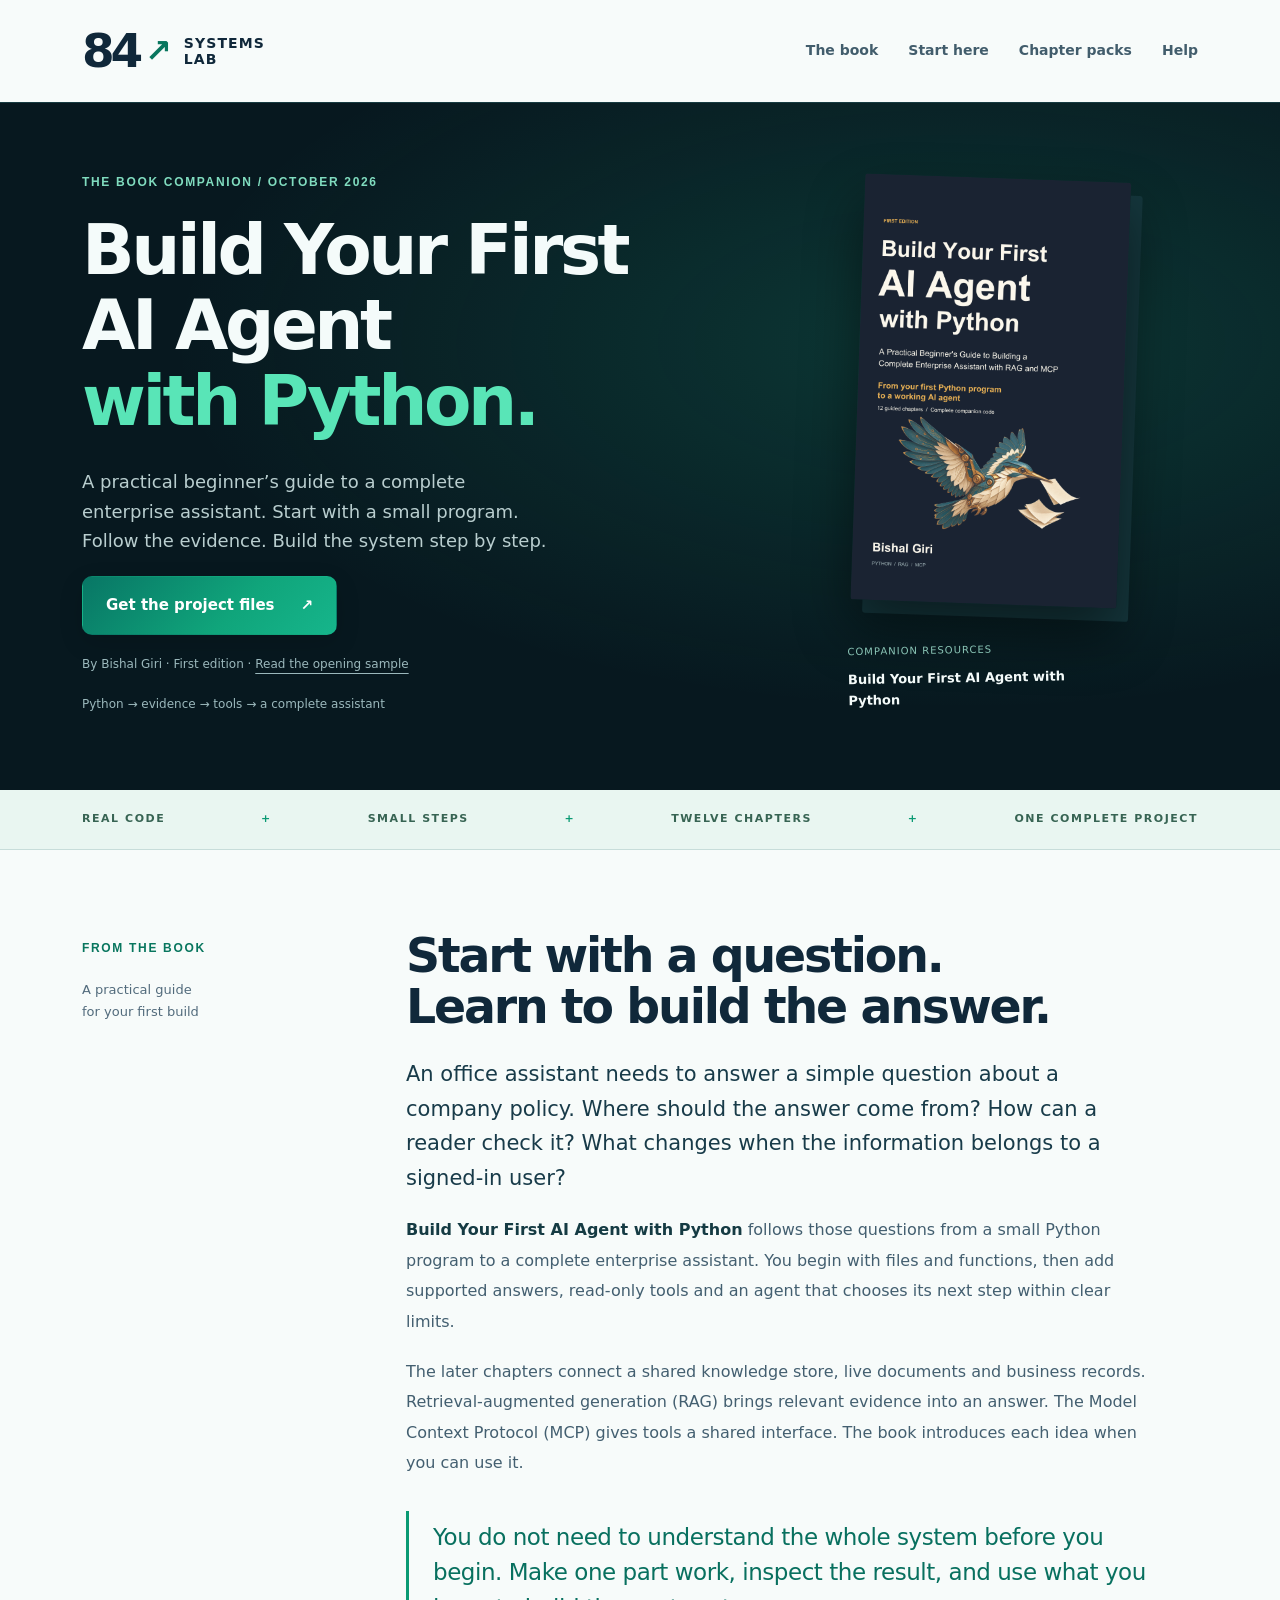
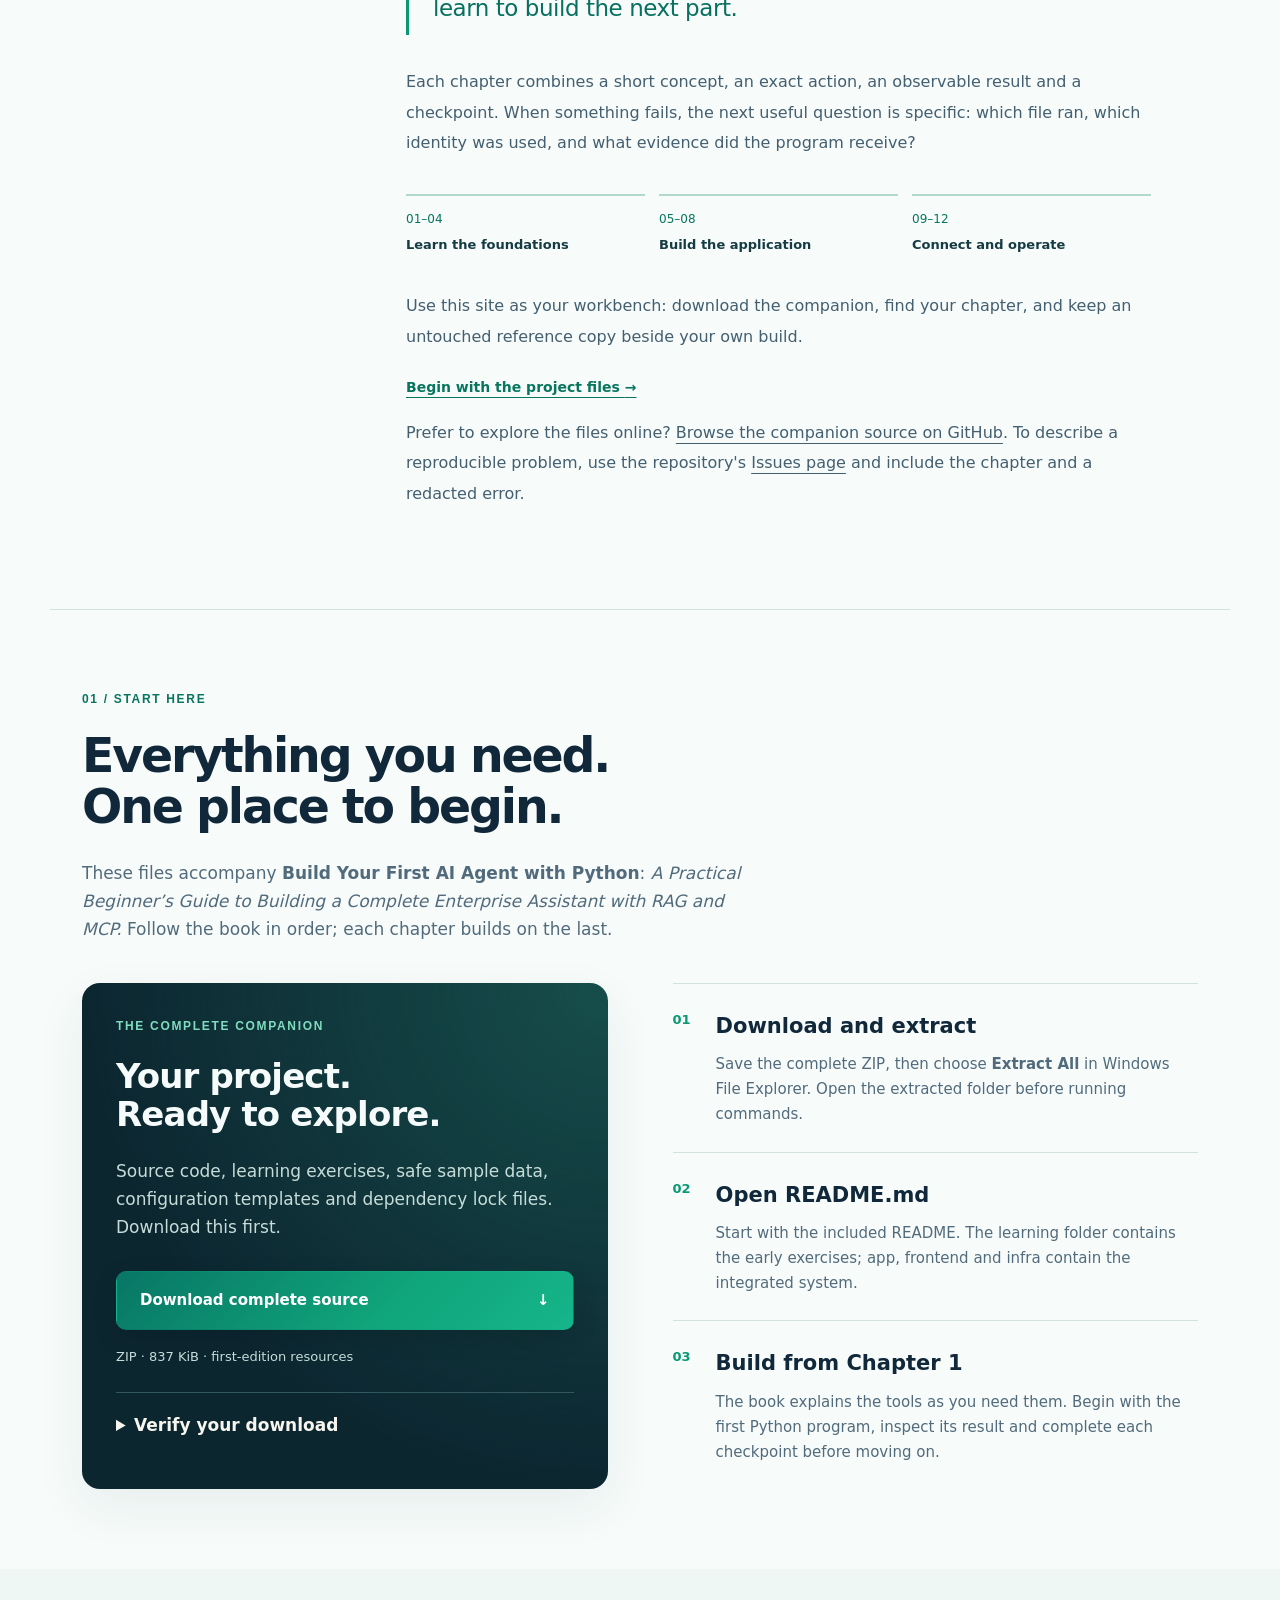
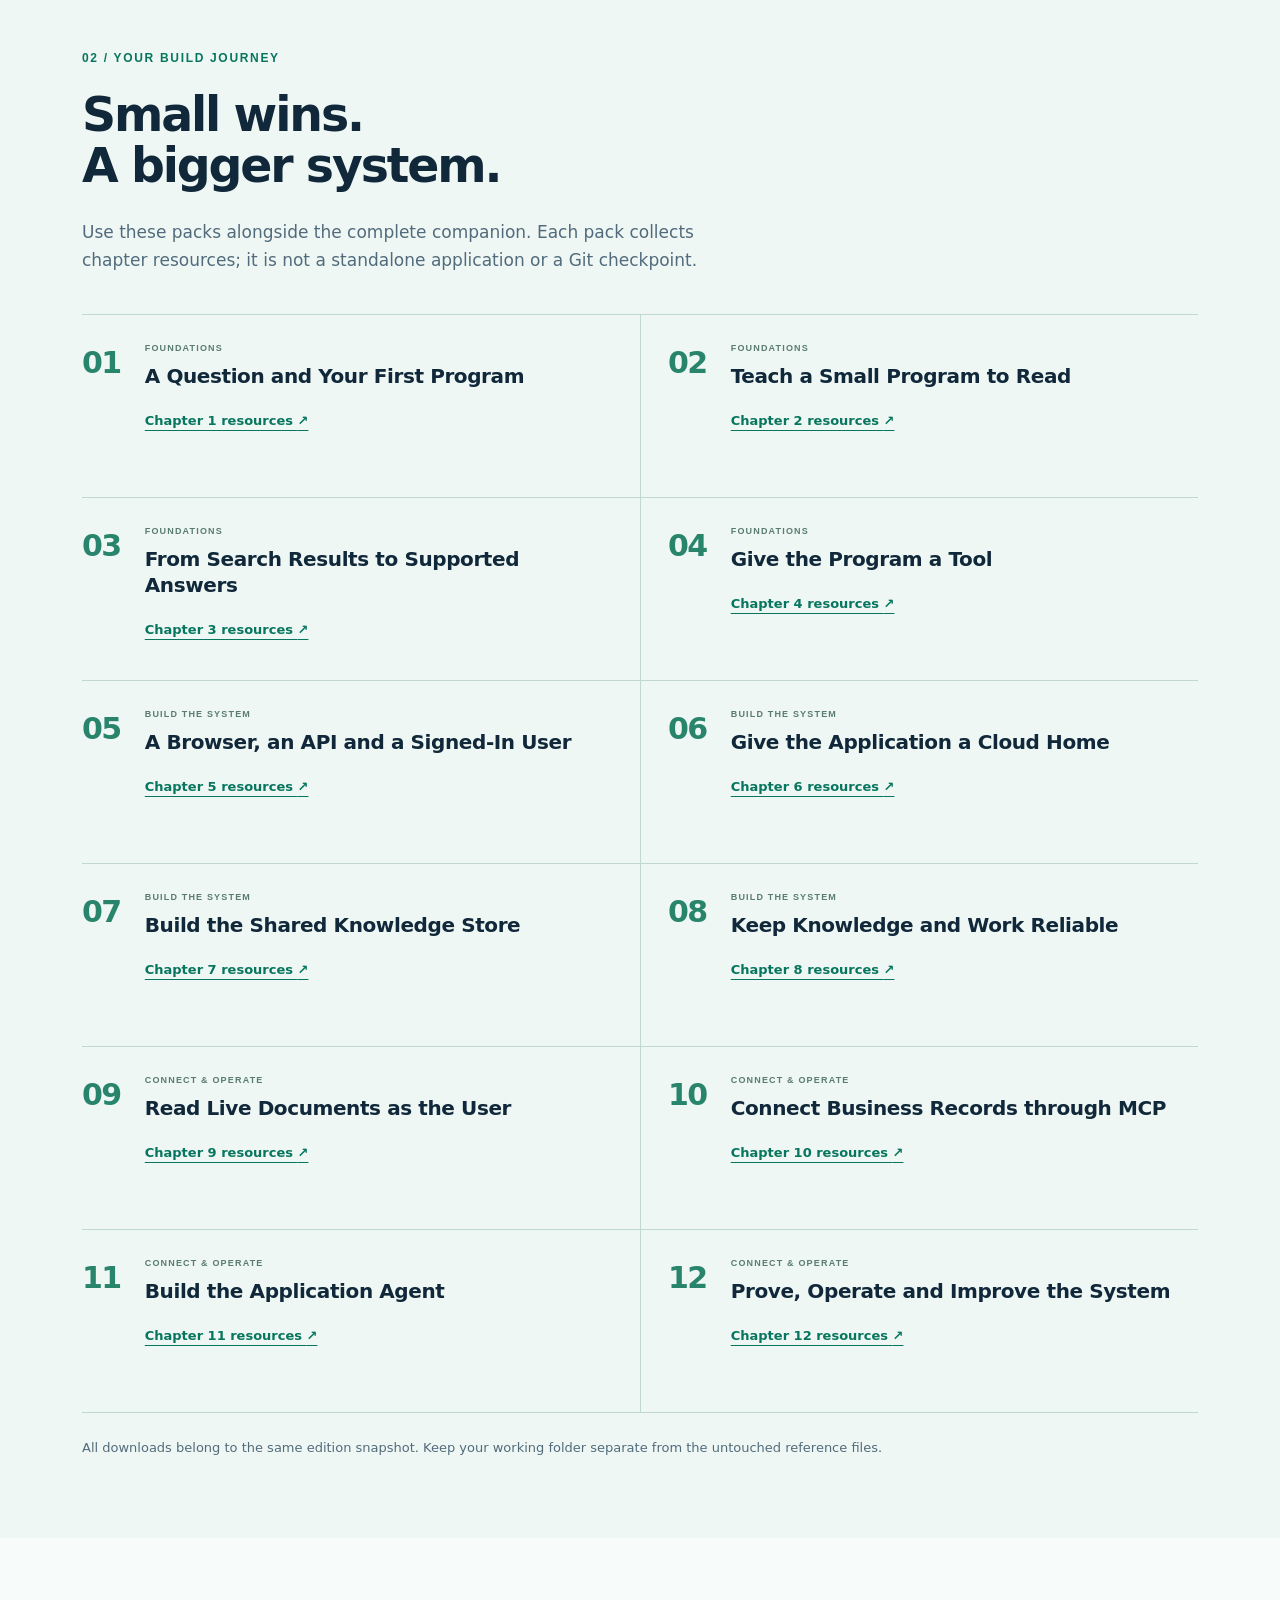
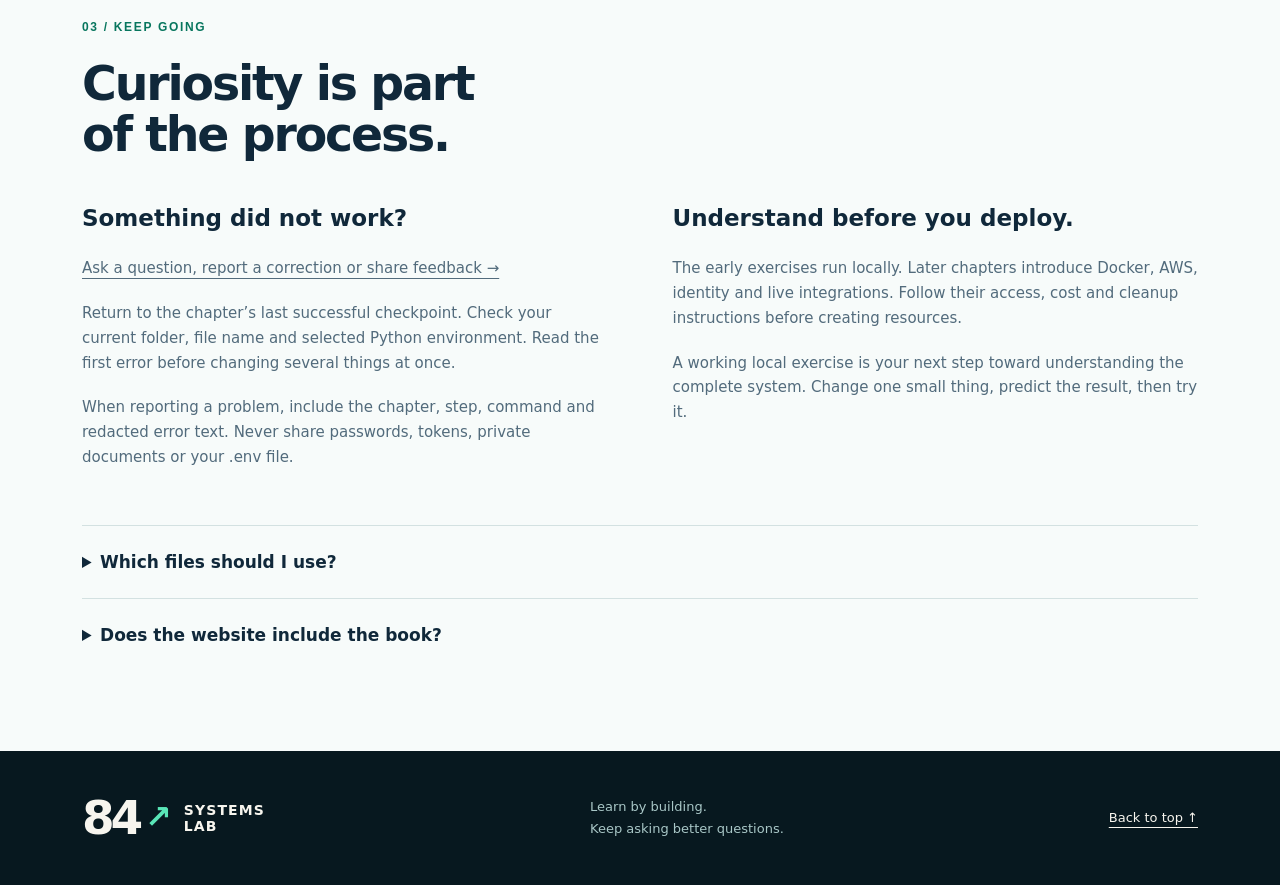
<file: index.html>
<!doctype html>
<html lang="en"><head><meta charset="utf-8"><meta name="viewport" content="width=device-width,initial-scale=1"><meta name="description" content="The companion resources for Build Your First AI Agent with Python. Complete source code, twelve chapter packs and a clear place to start."><meta name="theme-color" content="#142f2b"><title>Build Your First AI Agent with Python — Resources | Bishal Giri</title><link rel="icon" href="assets/favicon.svg" type="image/svg+xml"><link rel="stylesheet" href="styles.css"><link rel="canonical" href="https://84-systems-lab.github.io/"><meta name="robots" content="index,follow"></head>
<body><a class="skip" href="#main">Skip to content</a><header class="wrap"><a class="brand" href="#" aria-label="84 Systems Lab home"><span class="brand-mark">84<span>↗</span></span><span>SYSTEMS<br>LAB</span></a><nav aria-label="Main navigation"><a href="book.html">The book</a><a href="#start">Start here</a><a href="#chapters">Chapter packs</a><a href="#help">Help</a></nav></header>
<main id="main"><section class="hero"><div class="wrap hero-grid"><div><p class="eyebrow light">THE BOOK COMPANION / OCTOBER 2026</p><h1>Build Your First<br>AI Agent<br><em>with Python.</em></h1><p class="hero-intro">A practical beginner’s guide to a complete enterprise assistant. Start with a small program. Follow the evidence. Build the system step by step.</p><a class="button primary" href="#start">Get the project files <span aria-hidden="true">↗</span></a><p class="hero-note">By Bishal Giri · First edition · <a href="sample.html">Read the opening sample</a></p><p class="hero-note">Python → evidence → tools → a complete assistant</p></div><aside class="book"><img src="assets/first-edition-cover.jpg" width="1600" height="2560" alt="Cover of Build Your First AI Agent with Python"><p>COMPANION RESOURCES<br><strong>Build Your First AI Agent with Python</strong></p></aside></div></section>
<div class="ticker"><div class="wrap">REAL CODE <span>+</span> SMALL STEPS <span>+</span> TWELVE CHAPTERS <span>+</span> ONE COMPLETE PROJECT</div></div>
<section class="wrap editorial section" id="about">
  <div class="editorial-label"><p class="eyebrow">FROM THE BOOK</p><p class="reading-note">A practical guide<br>for your first build</p></div>
  <article class="book-story">
    <h2>Start with a question.<br>Learn to build the answer.</h2>
    <p class="standfirst">An office assistant needs to answer a simple question about a company policy. Where should the answer come from? How can a reader check it? What changes when the information belongs to a signed-in user?</p>
    <p><strong>Build Your First AI Agent with Python</strong> follows those questions from a small Python program to a complete enterprise assistant. You begin with files and functions, then add supported answers, read-only tools and an agent that chooses its next step within clear limits.</p>
    <p>The later chapters connect a shared knowledge store, live documents and business records. Retrieval-augmented generation (RAG) brings relevant evidence into an answer. The Model Context Protocol (MCP) gives tools a shared interface. The book introduces each idea when you can use it.</p>
    <blockquote>You do not need to understand the whole system before you begin. Make one part work, inspect the result, and use what you learn to build the next part.</blockquote>
    <p>Each chapter combines a short concept, an exact action, an observable result and a checkpoint. When something fails, the next useful question is specific: which file ran, which identity was used, and what evidence did the program receive?</p>
    <div class="learning-path" aria-label="The learning path"><span>01–04<br><strong>Learn the foundations</strong></span><span>05–08<br><strong>Build the application</strong></span><span>09–12<br><strong>Connect and operate</strong></span></div>
    <p class="story-close">Use this site as your workbench: download the companion, find your chapter, and keep an untouched reference copy beside your own build.</p>
    <a class="text-link" href="#start">Begin with the project files <span aria-hidden="true">→</span></a>
    <p class="small" style="margin-top:18px">Prefer to explore the files online? <a href="https://github.com/84-systems-lab/enterprise-ai-agent-beginner">Browse the companion source on GitHub</a>. To describe a reproducible problem, use the repository's <a href="https://github.com/84-systems-lab/enterprise-ai-agent-beginner/issues">Issues page</a> and include the chapter and a redacted error.</p>
  </article>
</section>
<section class="wrap section" id="start"><div class="section-heading"><p class="eyebrow">01 / START HERE</p><h2>Everything you need.<br>One place to begin.</h2><p>These files accompany <strong>Build Your First AI Agent with Python</strong>: <em>A Practical Beginner’s Guide to Building a Complete Enterprise Assistant with RAG and MCP.</em> Follow the book in order; each chapter builds on the last.</p></div><div class="start-grid"><article class="download-panel"><p class="eyebrow light">THE COMPLETE COMPANION</p><h3>Your project.<br>Ready to explore.</h3><p>Source code, learning exercises, safe sample data, configuration templates and dependency lock files. Download this first.</p><a class="button primary" href="downloads/enterprise-ai-agent-companion.zip" download>Download complete source <span aria-hidden="true">↓</span></a><p class="small">ZIP · 837 KiB · first-edition resources</p><details><summary>Verify your download</summary><p class="small">SHA-256 identifies this exact file. Compare it with the result from Get-FileHash in PowerShell:</p><code>Get-FileHash .\enterprise-ai-agent-companion.zip -Algorithm SHA256</code><p class="hash">7be0904212160fc1e9e13fd39cf75db83240e6ef4870becaab7cea619413d409</p><a href="downloads/CHECKSUMS.sha256" download>Download all checksums</a></details></article><ol class="steps"><li><span>01</span><div><h3>Download and extract</h3><p>Save the complete ZIP, then choose <strong>Extract All</strong> in Windows File Explorer. Open the extracted folder before running commands.</p></div></li><li><span>02</span><div><h3>Open README.md</h3><p>Start with the included README. The learning folder contains the early exercises; app, frontend and infra contain the integrated system.</p></div></li><li><span>03</span><div><h3>Build from Chapter 1</h3><p>The book explains the tools as you need them. Begin with the first Python program, inspect its result and complete each checkpoint before moving on.</p></div></li></ol></div></section>
<section class="chapter-section" id="chapters"><div class="wrap section"><div class="section-heading"><p class="eyebrow">02 / YOUR BUILD JOURNEY</p><h2>Small wins.<br>A bigger system.</h2><p>Use these packs alongside the complete companion. Each pack collects chapter resources; it is not a standalone application or a Git checkpoint.</p></div><div class="chapters"><article class="chapter"><span class="chapter-number">01</span><div><p class="eyebrow">FOUNDATIONS</p><h3>A Question and Your First Program</h3><a href="downloads/chapter-01-resources.zip" download>Chapter 1 resources <span aria-hidden="true">↗</span></a></div></article>
<article class="chapter"><span class="chapter-number">02</span><div><p class="eyebrow">FOUNDATIONS</p><h3>Teach a Small Program to Read</h3><a href="downloads/chapter-02-resources.zip" download>Chapter 2 resources <span aria-hidden="true">↗</span></a></div></article>
<article class="chapter"><span class="chapter-number">03</span><div><p class="eyebrow">FOUNDATIONS</p><h3>From Search Results to Supported Answers</h3><a href="downloads/chapter-03-resources.zip" download>Chapter 3 resources <span aria-hidden="true">↗</span></a></div></article>
<article class="chapter"><span class="chapter-number">04</span><div><p class="eyebrow">FOUNDATIONS</p><h3>Give the Program a Tool</h3><a href="downloads/chapter-04-resources.zip" download>Chapter 4 resources <span aria-hidden="true">↗</span></a></div></article>
<article class="chapter"><span class="chapter-number">05</span><div><p class="eyebrow">BUILD THE SYSTEM</p><h3>A Browser, an API and a Signed-In User</h3><a href="downloads/chapter-05-resources.zip" download>Chapter 5 resources <span aria-hidden="true">↗</span></a></div></article>
<article class="chapter"><span class="chapter-number">06</span><div><p class="eyebrow">BUILD THE SYSTEM</p><h3>Give the Application a Cloud Home</h3><a href="downloads/chapter-06-resources.zip" download>Chapter 6 resources <span aria-hidden="true">↗</span></a></div></article>
<article class="chapter"><span class="chapter-number">07</span><div><p class="eyebrow">BUILD THE SYSTEM</p><h3>Build the Shared Knowledge Store</h3><a href="downloads/chapter-07-resources.zip" download>Chapter 7 resources <span aria-hidden="true">↗</span></a></div></article>
<article class="chapter"><span class="chapter-number">08</span><div><p class="eyebrow">BUILD THE SYSTEM</p><h3>Keep Knowledge and Work Reliable</h3><a href="downloads/chapter-08-resources.zip" download>Chapter 8 resources <span aria-hidden="true">↗</span></a></div></article>
<article class="chapter"><span class="chapter-number">09</span><div><p class="eyebrow">CONNECT & OPERATE</p><h3>Read Live Documents as the User</h3><a href="downloads/chapter-09-resources.zip" download>Chapter 9 resources <span aria-hidden="true">↗</span></a></div></article>
<article class="chapter"><span class="chapter-number">10</span><div><p class="eyebrow">CONNECT & OPERATE</p><h3>Connect Business Records through MCP</h3><a href="downloads/chapter-10-resources.zip" download>Chapter 10 resources <span aria-hidden="true">↗</span></a></div></article>
<article class="chapter"><span class="chapter-number">11</span><div><p class="eyebrow">CONNECT & OPERATE</p><h3>Build the Application Agent</h3><a href="downloads/chapter-11-resources.zip" download>Chapter 11 resources <span aria-hidden="true">↗</span></a></div></article>
<article class="chapter"><span class="chapter-number">12</span><div><p class="eyebrow">CONNECT & OPERATE</p><h3>Prove, Operate and Improve the System</h3><a href="downloads/chapter-12-resources.zip" download>Chapter 12 resources <span aria-hidden="true">↗</span></a></div></article></div><p class="small archive-note">All downloads belong to the same edition snapshot. Keep your working folder separate from the untouched reference files.</p></div></section>
<section class="wrap section" id="help"><div class="section-heading"><p class="eyebrow">03 / KEEP GOING</p><h2>Curiosity is part<br>of the process.</h2></div><div class="help-grid"><article><h3>Something did not work?</h3><p><a href="support.html">Ask a question, report a correction or share feedback →</a></p><p>Return to the chapter’s last successful checkpoint. Check your current folder, file name and selected Python environment. Read the first error before changing several things at once.</p><p>When reporting a problem, include the chapter, step, command and redacted error text. Never share passwords, tokens, private documents or your .env file.</p></article><article><h3>Understand before you deploy.</h3><p>The early exercises run locally. Later chapters introduce Docker, AWS, identity and live integrations. Follow their access, cost and cleanup instructions before creating resources.</p><p>A working local exercise is your next step toward understanding the complete system. Change one small thing, predict the result, then try it.</p></article></div><details class="faq"><summary>Which files should I use?</summary><p>Use the complete companion ZIP as your reference source and the chapter packs for focused resources. Follow the book’s file maps and build order. Do not copy every finished file into your first exercise.</p></details><details class="faq"><summary>Does the website include the book?</summary><p>This site provides the supporting project files. The book contains the explanations, exact build steps, diagrams and troubleshooting guidance.</p></details></section>
</main><footer><div class="wrap footer-inner"><div class="brand"><span class="brand-mark">84<span>↗</span></span><span>SYSTEMS<br>LAB</span></div><p>Learn by building.<br>Keep asking better questions.</p><a href="#main">Back to top ↑</a></div></footer></body></html>
</file>
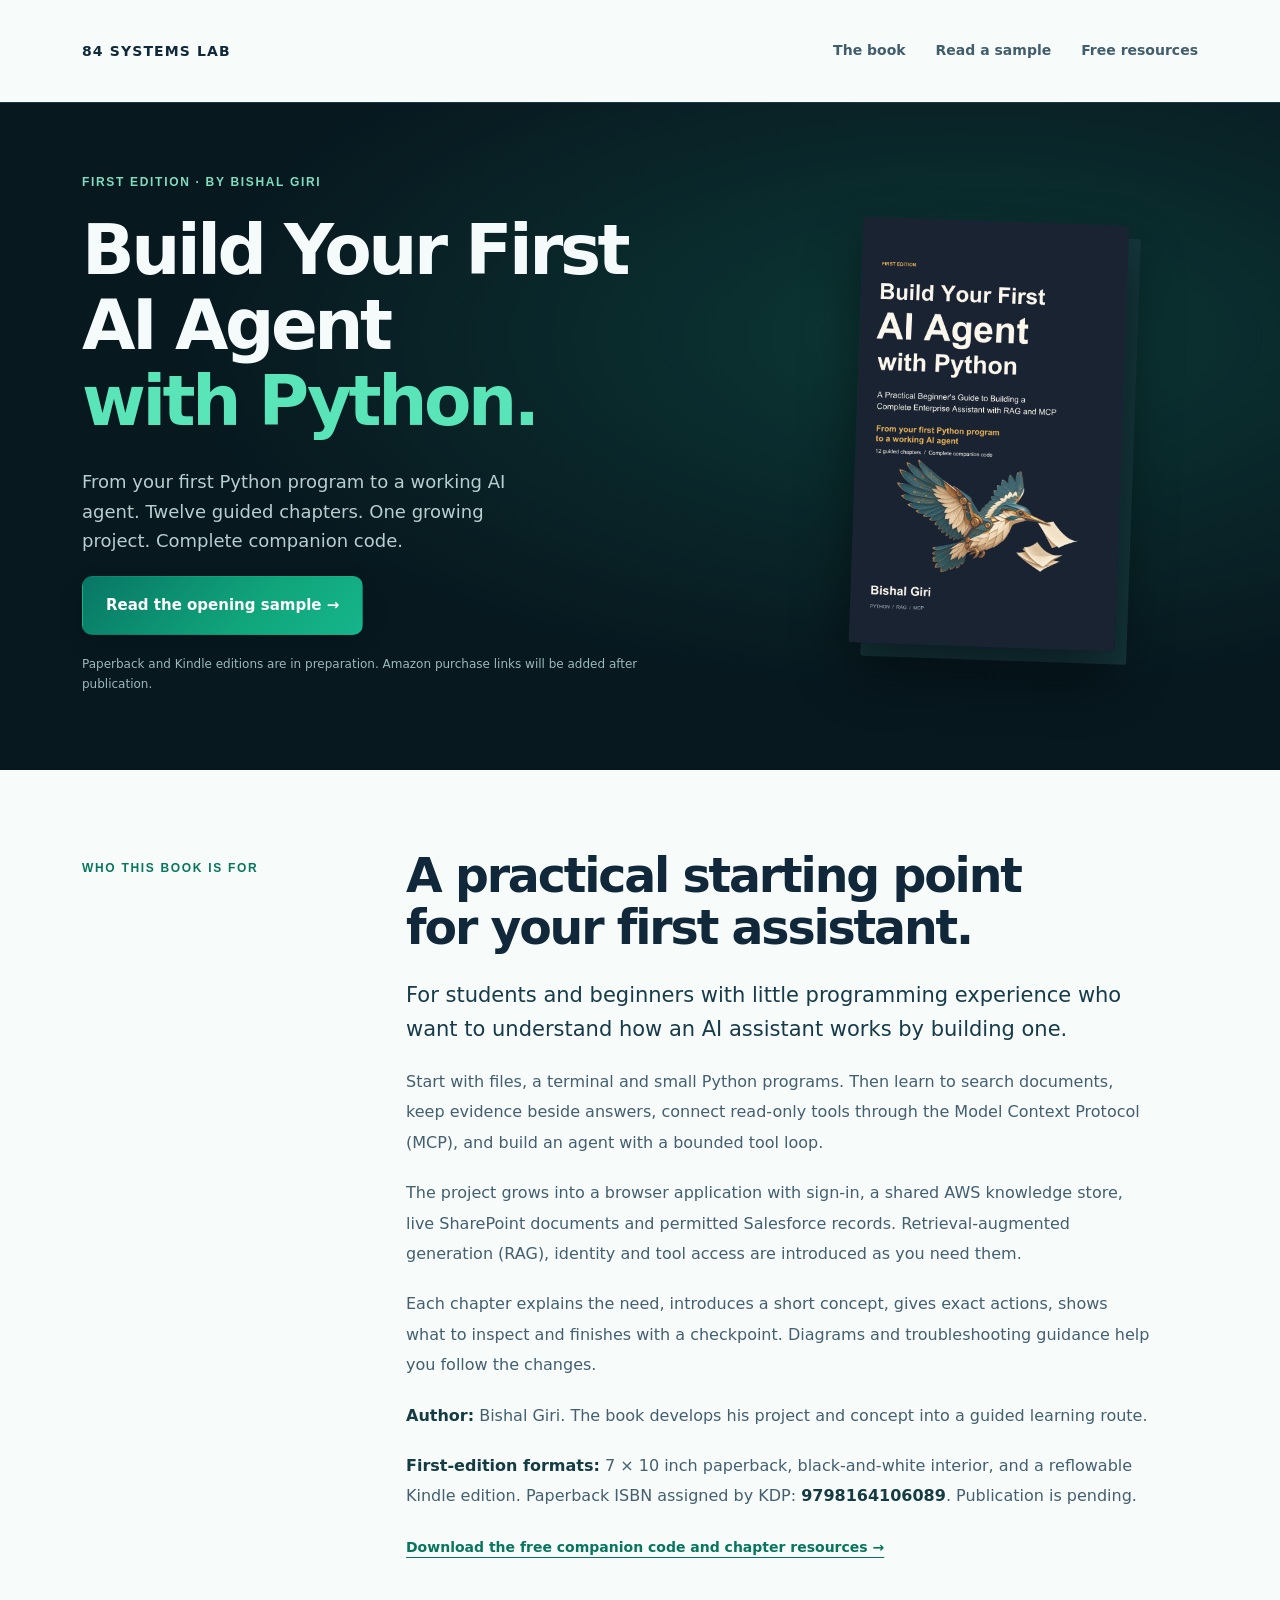
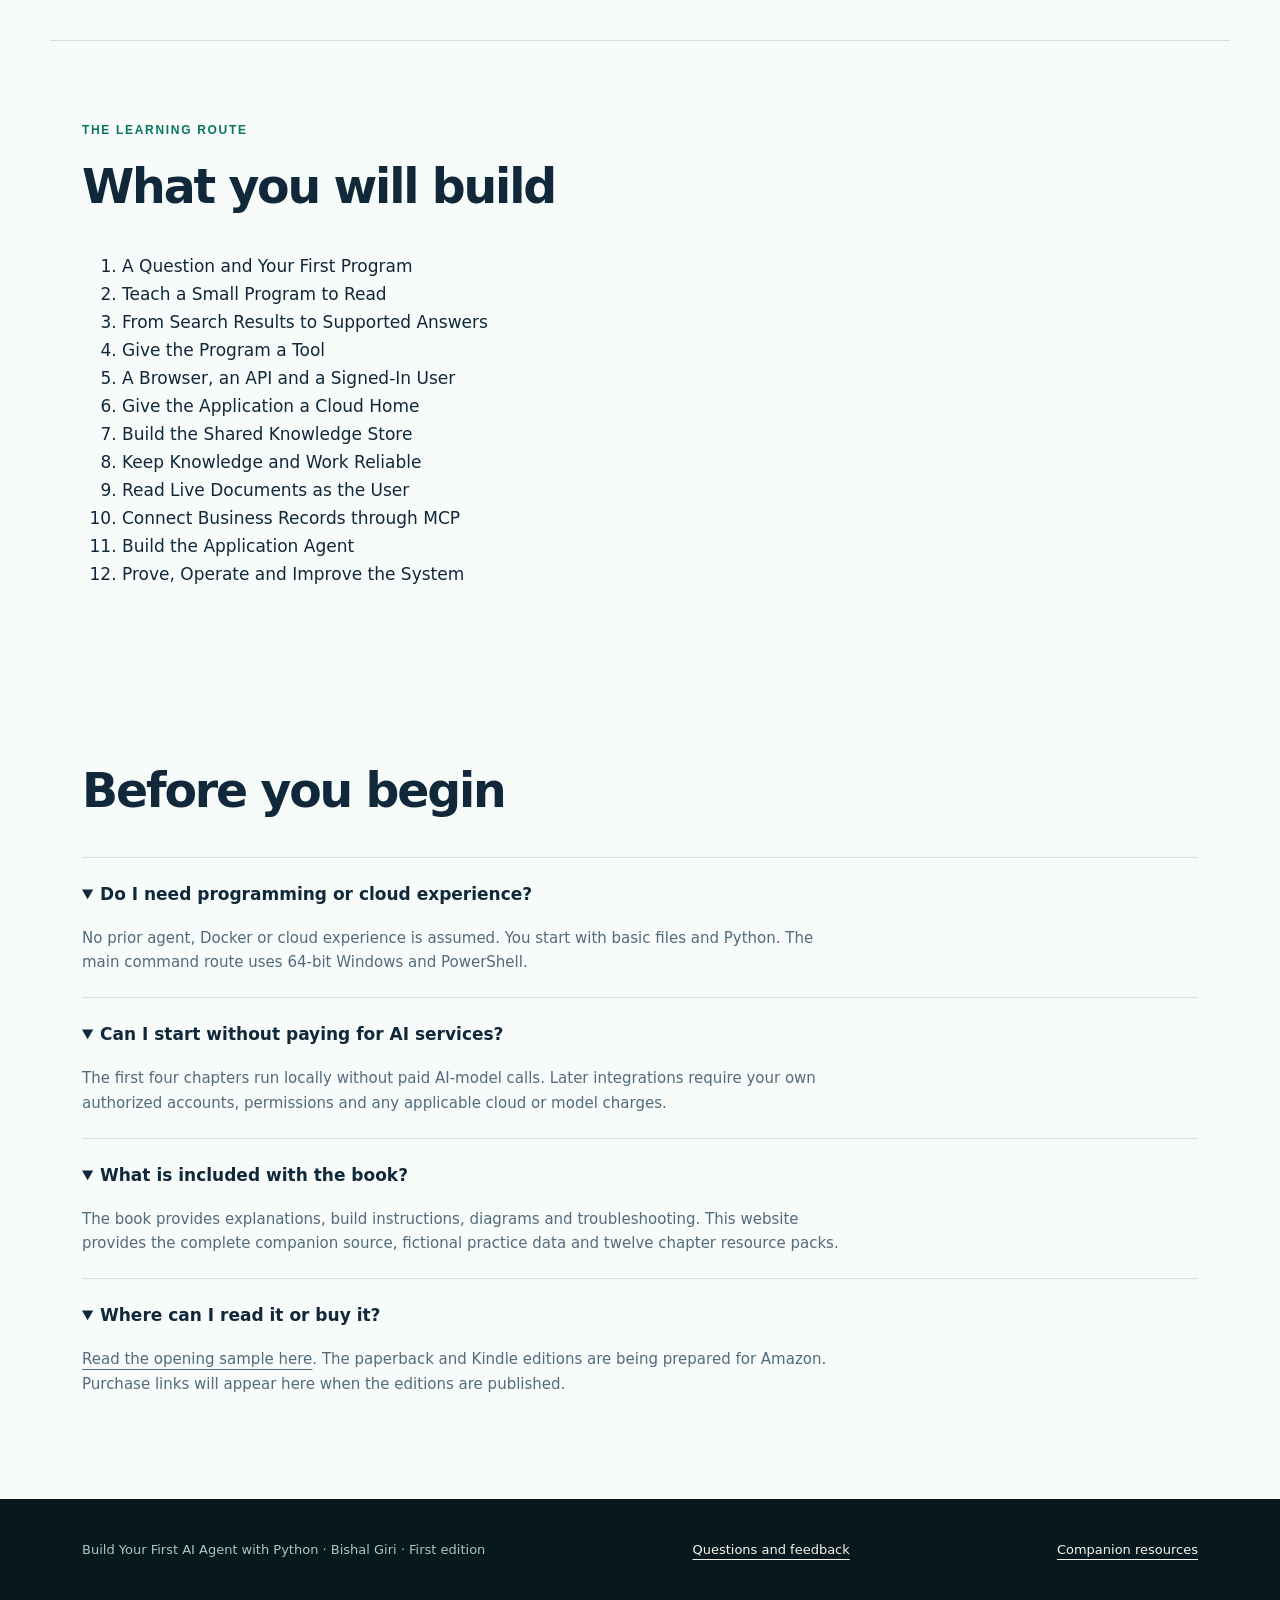
<file: book.html>
<!doctype html><html lang="en"><head><meta charset="utf-8"><meta name="viewport" content="width=device-width,initial-scale=1">
<title>Build Your First AI Agent with Python — Bishal Giri | Beginner Python, RAG &amp; MCP</title><meta name="description" content="A beginner Python project guide by Bishal Giri: build a document assistant with RAG, MCP tools and source references. Explore the first edition and free companion code.">
<link rel="canonical" href="https://84-systems-lab.github.io/book.html"><meta name="robots" content="index,follow">
<meta property="og:type" content="book"><meta property="og:title" content="Build Your First AI Agent with Python — Bishal Giri | Beginner Python, RAG &amp; MCP">
<meta property="og:description" content="A beginner Python project guide by Bishal Giri: build a document assistant with RAG, MCP tools and source references. Explore the first edition and free companion code."><meta property="og:url" content="https://84-systems-lab.github.io/book.html">
<meta property="og:image" content="https://84-systems-lab.github.io/assets/first-edition-cover.jpg"><meta name="twitter:card" content="summary_large_image">
<link rel="stylesheet" href="styles.css"><link rel="icon" href="assets/favicon.svg" type="image/svg+xml">
<script type="application/ld+json">{"@context": "https://schema.org", "@type": "Book", "@id": "https://84-systems-lab.github.io/book.html#book", "name": "Build Your First AI Agent with Python", "alternativeHeadline": "A Practical Beginner's Guide to Building a Complete Enterprise Assistant with RAG and MCP", "author": {"@type": "Person", "name": "Bishal Giri"}, "inLanguage": "en", "bookEdition": "1", "url": "https://84-systems-lab.github.io/book.html", "image": "https://84-systems-lab.github.io/assets/first-edition-cover.jpg", "description": "A beginner Python project guide by Bishal Giri: build a document assistant with RAG, MCP tools and source references. Explore the first edition and free companion code.", "audience": {"@type": "EducationalAudience", "educationalRole": "student"}, "about": ["Python programming", "Retrieval-augmented generation", "Model Context Protocol", "AI agents"], "hasPart": {"@type": "CreativeWork", "name": "Chapter 1 sample", "url": "https://84-systems-lab.github.io/sample.html"}}</script></head><body>
<a class="skip" href="#main">Skip to content</a><header class="wrap"><a class="brand" href="index.html">84 SYSTEMS LAB</a><nav aria-label="Main navigation"><a href="book.html">The book</a><a href="sample.html">Read a sample</a><a href="index.html#start">Free resources</a></nav></header>
<main id="main"><section class="hero"><div class="wrap hero-grid"><div><p class="eyebrow light">FIRST EDITION · BY BISHAL GIRI</p>
<h1>Build Your First<br>AI Agent<br><em>with Python.</em></h1><p class="hero-intro">From your first Python program to a working AI agent. Twelve guided chapters. One growing project. Complete companion code.</p>
<a class="button primary" href="sample.html">Read the opening sample →</a><p class="hero-note">Paperback and Kindle editions are in preparation. Amazon purchase links will be added after publication.</p></div>
<aside class="book"><img src="assets/first-edition-cover.jpg" width="1600" height="2560" alt="Build Your First AI Agent with Python, first edition, by Bishal Giri"></aside></div></section>
<section class="wrap editorial section"><div class="editorial-label"><p class="eyebrow">WHO THIS BOOK IS FOR</p></div><article class="book-story">
<h2>A practical starting point<br>for your first assistant.</h2><p class="standfirst">For students and beginners with little programming experience who want to understand how an AI assistant works by building one.</p>
<p>Start with files, a terminal and small Python programs. Then learn to search documents, keep evidence beside answers, connect read-only tools through the Model Context Protocol (MCP), and build an agent with a bounded tool loop.</p>
<p>The project grows into a browser application with sign-in, a shared AWS knowledge store, live SharePoint documents and permitted Salesforce records. Retrieval-augmented generation (RAG), identity and tool access are introduced as you need them.</p>
<p>Each chapter explains the need, introduces a short concept, gives exact actions, shows what to inspect and finishes with a checkpoint. Diagrams and troubleshooting guidance help you follow the changes.</p>
<p><strong>Author:</strong> Bishal Giri. The book develops his project and concept into a guided learning route.</p>
<p><strong>First-edition formats:</strong> 7 × 10 inch paperback, black-and-white interior, and a reflowable Kindle edition. Paperback ISBN assigned by KDP: <strong>9798164106089</strong>. Publication is pending.</p>
<a class="text-link" href="index.html#start">Download the free companion code and chapter resources →</a></article></section>
<section class="wrap section"><div class="section-heading"><p class="eyebrow">THE LEARNING ROUTE</p><h2>What you will build</h2></div><ol><li>A Question and Your First Program</li><li>Teach a Small Program to Read</li><li>From Search Results to Supported Answers</li><li>Give the Program a Tool</li><li>A Browser, an API and a Signed-In User</li><li>Give the Application a Cloud Home</li><li>Build the Shared Knowledge Store</li><li>Keep Knowledge and Work Reliable</li><li>Read Live Documents as the User</li><li>Connect Business Records through MCP</li><li>Build the Application Agent</li><li>Prove, Operate and Improve the System</li></ol></section>
<section class="wrap section"><div class="section-heading"><h2>Before you begin</h2></div>
<details class="faq" open><summary>Do I need programming or cloud experience?</summary><p>No prior agent, Docker or cloud experience is assumed. You start with basic files and Python. The main command route uses 64-bit Windows and PowerShell.</p></details>
<details class="faq" open><summary>Can I start without paying for AI services?</summary><p>The first four chapters run locally without paid AI-model calls. Later integrations require your own authorized accounts, permissions and any applicable cloud or model charges.</p></details>
<details class="faq" open><summary>What is included with the book?</summary><p>The book provides explanations, build instructions, diagrams and troubleshooting. This website provides the complete companion source, fictional practice data and twelve chapter resource packs.</p></details>
<details class="faq" open><summary>Where can I read it or buy it?</summary><p><a href="sample.html">Read the opening sample here</a>. The paperback and Kindle editions are being prepared for Amazon. Purchase links will appear here when the editions are published.</p></details>
</section></main><footer><div class="wrap footer-inner"><p>Build Your First AI Agent with Python · Bishal Giri · First edition</p><a href="support.html">Questions and feedback</a><a href="index.html">Companion resources</a></div></footer></body></html>
</file>
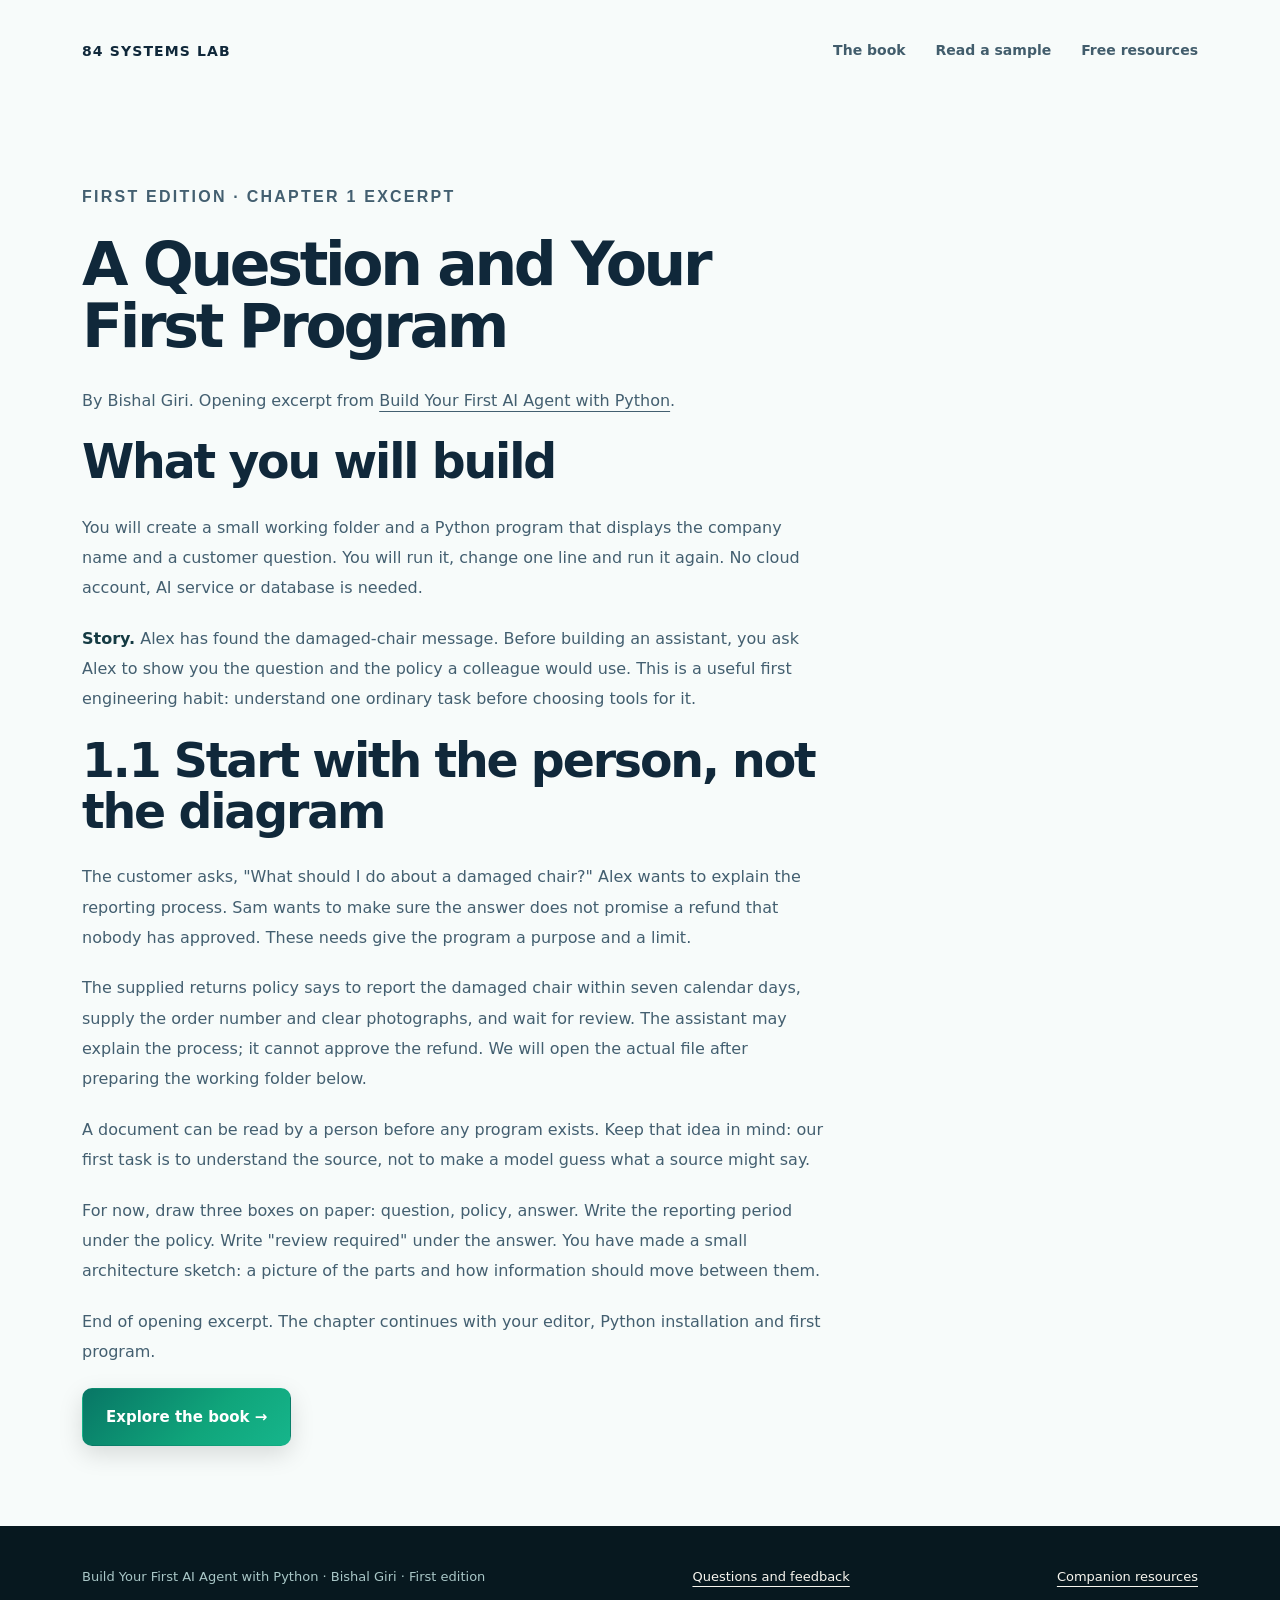
<file: sample.html>
<!doctype html><html lang="en"><head><meta charset="utf-8"><meta name="viewport" content="width=device-width,initial-scale=1">
<title>Read a sample — Build Your First AI Agent with Python</title><meta name="description" content="Read the opening of Chapter 1: A Question and Your First Program, by Bishal Giri.">
<link rel="canonical" href="https://84-systems-lab.github.io/sample.html"><meta name="robots" content="index,follow">
<meta property="og:type" content="book"><meta property="og:title" content="Read a sample — Build Your First AI Agent with Python">
<meta property="og:description" content="Read the opening of Chapter 1: A Question and Your First Program, by Bishal Giri."><meta property="og:url" content="https://84-systems-lab.github.io/sample.html">
<meta property="og:image" content="https://84-systems-lab.github.io/assets/first-edition-cover.jpg"><meta name="twitter:card" content="summary_large_image">
<link rel="stylesheet" href="styles.css"><link rel="icon" href="assets/favicon.svg" type="image/svg+xml">
</head><body>
<a class="skip" href="#main">Skip to content</a><header class="wrap"><a class="brand" href="index.html">84 SYSTEMS LAB</a><nav aria-label="Main navigation"><a href="book.html">The book</a><a href="sample.html">Read a sample</a><a href="index.html#start">Free resources</a></nav></header><main id="main" class="wrap section"><article class="book-story"><p class="eyebrow">FIRST EDITION · CHAPTER 1 EXCERPT</p><h1 style="font-size:clamp(36px,5vw,60px)">A Question and Your First Program</h1><p>By Bishal Giri. Opening excerpt from <a href="book.html">Build Your First AI Agent with Python</a>.</p><h2>What you will build</h2>
<p>You will create a small working folder and a Python program that displays the company name and a customer question. You will run it, change one line and run it again. No cloud account, AI service or database is needed.</p>
<p><strong>Story.</strong> Alex has found the damaged-chair message. Before building an assistant, you ask Alex to show you the question and the policy a colleague would use. This is a useful first engineering habit: understand one ordinary task before choosing tools for it.</p>
<h2>1.1 Start with the person, not the diagram</h2>
<p>The customer asks, &quot;What should I do about a damaged chair?&quot; Alex wants to explain the reporting process. Sam wants to make sure the answer does not promise a refund that nobody has approved. These needs give the program a purpose and a limit.</p>
<p>The supplied returns policy says to report the damaged chair within seven calendar days, supply the order number and clear photographs, and wait for review. The assistant may explain the process; it cannot approve the refund. We will open the actual file after preparing the working folder below.</p>
<p>A document can be read by a person before any program exists. Keep that idea in mind: our first task is to understand the source, not to make a model guess what a source might say.</p>
<p>For now, draw three boxes on paper: question, policy, answer. Write the reporting period under the policy. Write &quot;review required&quot; under the answer. You have made a small architecture sketch: a picture of the parts and how information should move between them.</p><p class="small">End of opening excerpt. The chapter continues with your editor, Python installation and first program.</p><a class="button primary" href="book.html">Explore the book →</a></article></main><footer><div class="wrap footer-inner"><p>Build Your First AI Agent with Python · Bishal Giri · First edition</p><a href="support.html">Questions and feedback</a><a href="index.html">Companion resources</a></div></footer></body></html>
</file>
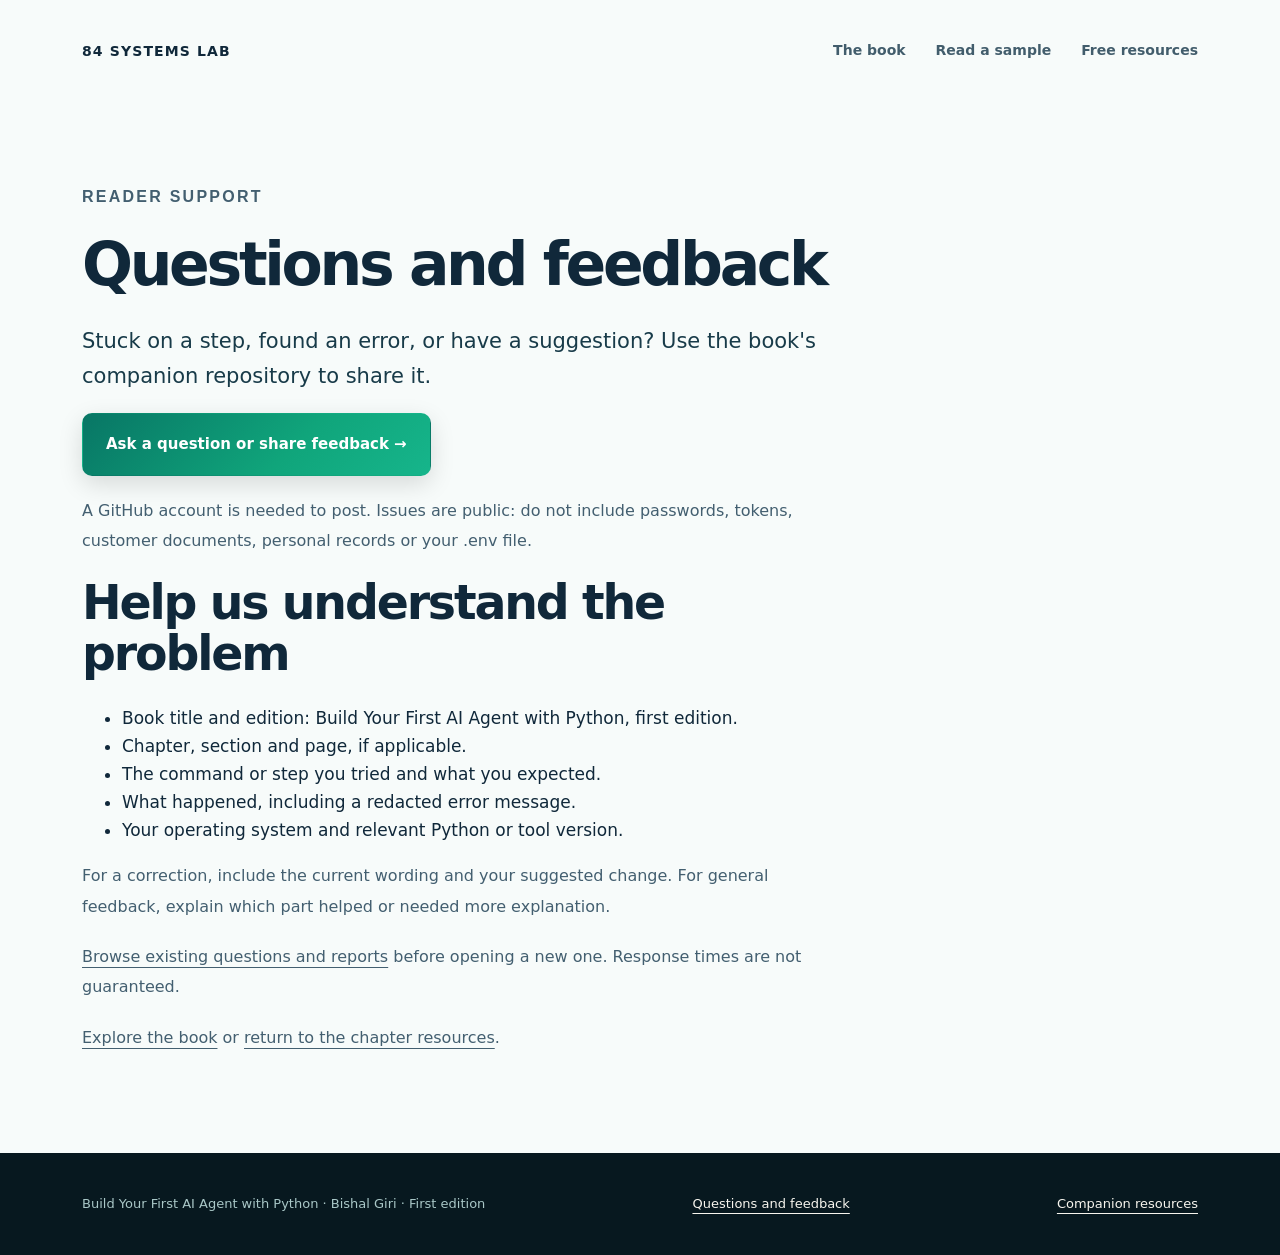
<file: support.html>
<!doctype html><html lang="en"><head><meta charset="utf-8"><meta name="viewport" content="width=device-width,initial-scale=1">
<title>Reader questions and feedback — Build Your First AI Agent with Python</title><meta name="description" content="Ask a question, report a correction or share feedback about the first edition and companion code.">
<link rel="canonical" href="https://84-systems-lab.github.io/support.html"><meta name="robots" content="index,follow">
<meta property="og:type" content="book"><meta property="og:title" content="Reader questions and feedback — Build Your First AI Agent with Python">
<meta property="og:description" content="Ask a question, report a correction or share feedback about the first edition and companion code."><meta property="og:url" content="https://84-systems-lab.github.io/support.html">
<meta property="og:image" content="https://84-systems-lab.github.io/assets/first-edition-cover.jpg"><meta name="twitter:card" content="summary_large_image">
<link rel="stylesheet" href="styles.css"><link rel="icon" href="assets/favicon.svg" type="image/svg+xml">
</head><body>
<a class="skip" href="#main">Skip to content</a><header class="wrap"><a class="brand" href="index.html">84 SYSTEMS LAB</a><nav aria-label="Main navigation"><a href="book.html">The book</a><a href="sample.html">Read a sample</a><a href="index.html#start">Free resources</a></nav></header><main id="main" class="wrap section"><article class="book-story"><p class="eyebrow">READER SUPPORT</p><h1 style="font-size:clamp(36px,5vw,60px)">Questions and feedback</h1>
<p class="standfirst">Stuck on a step, found an error, or have a suggestion? Use the book's companion repository to share it.</p>
<p><a class="button primary" href="https://github.com/84-systems-lab/enterprise-ai-agent-beginner/issues/new/choose">Ask a question or share feedback →</a></p>
<p>A GitHub account is needed to post. Issues are public: do not include passwords, tokens, customer documents, personal records or your .env file.</p>
<h2>Help us understand the problem</h2><ul><li>Book title and edition: Build Your First AI Agent with Python, first edition.</li><li>Chapter, section and page, if applicable.</li><li>The command or step you tried and what you expected.</li><li>What happened, including a redacted error message.</li><li>Your operating system and relevant Python or tool version.</li></ul>
<p>For a correction, include the current wording and your suggested change. For general feedback, explain which part helped or needed more explanation.</p>
<p><a href="https://github.com/84-systems-lab/enterprise-ai-agent-beginner/issues">Browse existing questions and reports</a> before opening a new one. Response times are not guaranteed.</p>
<p><a href="book.html">Explore the book</a> or <a href="index.html#start">return to the chapter resources</a>.</p></article></main><footer><div class="wrap footer-inner"><p>Build Your First AI Agent with Python · Bishal Giri · First edition</p><a href="support.html">Questions and feedback</a><a href="index.html">Companion resources</a></div></footer></body></html>
</file>
<file: styles.css>
*{box-sizing:border-box}html{scroll-behavior:smooth;scroll-padding-top:24px}body{margin:0;background:#f7f5ee;color:#182a27;font:17px/1.65 "Segoe UI",Arial,sans-serif}a{color:inherit;text-underline-offset:5px}a:hover{text-decoration-thickness:2px}a:focus-visible,summary:focus-visible{outline:3px solid #ca561e;outline-offset:6px}.wrap{max-width:1180px;margin:auto;padding-left:32px;padding-right:32px}header{display:flex;justify-content:space-between;align-items:center;min-height:114px;gap:24px}.brand{display:flex;align-items:center;gap:12px;text-decoration:none;font-size:14px;line-height:1.15;font-weight:850;letter-spacing:.08em}.brand-mark{display:flex;align-items:center;font-size:47px;font-weight:900;letter-spacing:-.09em}.brand-mark span{font-size:32px;color:#bd4818;letter-spacing:0;margin-left:6px}nav{display:flex;gap:30px;font-size:14px;font-weight:650}nav a{text-decoration:none}.hero{background:#142f2b;color:#faf7ed;overflow:hidden}.hero-grid{display:grid;grid-template-columns:1.5fr 1fr;align-items:center;gap:76px;padding-top:68px;padding-bottom:70px}.eyebrow{font:700 12px/1.5 "Segoe UI",Arial,sans-serif;letter-spacing:.16em;color:#696d60;margin:0 0 22px}.light{color:#c4d2b5}h1{font-size:clamp(56px,6.4vw,84px);line-height:1.03;letter-spacing:-.055em;margin:0 0 28px;font-weight:850}h1 em{font-style:normal;color:#d4e88d}p{margin:0 0 20px}.hero-intro{max-width:475px;font-size:19px;color:#dbe1d7}.button{display:inline-flex;align-items:center;justify-content:space-between;gap:26px;padding:16px 23px;font-size:15px;font-weight:750;text-decoration:none;border:1px solid transparent;border-radius:3px}.primary{background:#d9ee92;color:#142f2b}.primary:hover{background:#e8f7bb}.hero-note{font-size:12px;color:#bac9bd;margin:20px 0 0}.book{max-width:280px;justify-self:center;transform:rotate(3deg);margin:0}.book img{width:100%;height:auto;display:block;box-shadow:18px 24px 0 #0d211e,0 12px 35px #0005}.book p{font-size:10px;letter-spacing:.1em;color:#c4d2b5;margin:38px 0 0;transform:rotate(-3deg)}.book strong{display:block;font-size:13px;letter-spacing:0;color:#fff;margin-top:8px}.ticker{background:#d9ee92;border-bottom:1px solid #c5d786;font-size:11px;letter-spacing:.14em;font-weight:800}.ticker .wrap{display:flex;justify-content:space-between;gap:12px;padding-top:20px;padding-bottom:20px}.ticker span{color:#667b35}.section{padding-top:90px;padding-bottom:90px}.section-heading{max-width:720px;margin-bottom:40px}h2{font-size:clamp(35px,4.1vw,53px);line-height:1.08;letter-spacing:-.045em;margin:0 0 26px;font-weight:800}.section-heading>p:last-child{color:#56645b;max-width:660px}.start-grid{display:grid;grid-template-columns:1fr 1fr;gap:65px}.download-panel{background:#203e36;color:#f7f5ee;border-radius:4px;padding:34px}.download-panel h3{font-size:34px;line-height:1.12;letter-spacing:-.025em;margin:0 0 24px}.download-panel>p:not(.eyebrow){color:#d7dfd2}.download-panel .button{width:100%;margin:10px 0 16px}.small{font-size:13px}.download-panel details{border-top:1px solid #597064;padding-top:18px;margin-top:25px}summary{cursor:pointer;font-weight:650}details p:first-of-type{margin-top:18px}code,.hash{font:12px/1.7 Consolas,monospace;overflow-wrap:anywhere;word-break:break-word}.steps{padding:0;margin:0;list-style:none}.steps li{display:flex;gap:25px;border-top:1px solid #ced2c5;padding:25px 0}.steps li>span{font-size:13px;color:#98703b;font-weight:800}.steps h3{margin:0 0 9px;font-size:21px}.steps p{color:#56645b;font-size:15px;margin:0}.chapter-section{background:#eaece2}.chapters{display:grid;grid-template-columns:1fr 1fr;border-top:1px solid #c4cab9}.chapter{display:flex;gap:24px;min-height:183px;padding:27px 24px 28px 0;border-bottom:1px solid #c4cab9}.chapter:nth-child(even){padding-left:27px;border-left:1px solid #c4cab9}.chapter-number{font-size:30px;font-weight:800;color:#6c7b56;letter-spacing:-.05em;line-height:1.4}.chapter .eyebrow{font-size:9px;letter-spacing:.13em;margin:0 0 8px}.chapter h3{font-size:20px;line-height:1.3;margin:0 0 16px;letter-spacing:-.02em}.chapter a{font-size:13px;font-weight:650}.archive-note{color:#56645b;margin:24px 0 0}.help-grid{display:grid;grid-template-columns:1fr 1fr;gap:65px;margin-bottom:35px}.help-grid h3{font-size:23px;margin:0 0 18px}.help-grid p{font-size:15px;color:#56645b}.faq{border-top:1px solid #ced2c5;padding:22px 0}.faq p{font-size:15px;color:#56645b;max-width:760px;margin-bottom:0}footer{background:#142f2b;color:#f7f5ee}.footer-inner{display:flex;align-items:center;justify-content:space-between;gap:25px;padding-top:40px;padding-bottom:40px}footer p{font-size:13px;margin:0;color:#d2ddc9}footer a{font-size:13px}.skip{position:absolute;left:16px;top:-100px;background:#d9ee92;padding:10px;z-index:5}.skip:focus{top:10px}@media(max-width:760px){.wrap{padding-left:22px;padding-right:22px}header{min-height:95px}.brand{font-size:11px;gap:8px}.brand-mark{font-size:36px}.brand-mark span{font-size:25px}nav{gap:16px;font-size:12px}.hero-grid{grid-template-columns:1fr;gap:50px;padding-top:45px;padding-bottom:55px}.hero-intro{font-size:17px}.book{max-width:210px}.ticker .wrap{font-size:9px;letter-spacing:.04em;flex-wrap:wrap;justify-content:center;gap:10px}.section{padding-top:58px;padding-bottom:58px}.start-grid,.help-grid{grid-template-columns:1fr;gap:30px}.download-panel{padding:26px}.chapters{grid-template-columns:1fr}.chapter{min-height:0;padding:25px 0}.chapter:nth-child(even){padding-left:0;border-left:0}.footer-inner{flex-wrap:wrap}.footer-inner p{margin-left:auto}h1{font-size:60px}}@media(prefers-reduced-motion:reduce){html{scroll-behavior:auto}}
/* Original book-site layout using AskAnyDoc's emerald, mint and navy palette. */
:root{color-scheme:light;--ink:#10283a;--muted:#526b7c;--emerald:#08765e;--mint:#28d7a4;--line:rgba(45,105,111,.18);--paper:#f7fbfa}
body{background:var(--paper);color:var(--ink);font-family:Inter,ui-sans-serif,system-ui,-apple-system,"Segoe UI",sans-serif}
a:focus-visible,summary:focus-visible{outline:3px solid #0a9a73;outline-offset:5px}
header{min-height:102px}header nav a{color:#425d6c}.brand-mark span{color:#08765e}
.hero{background:radial-gradient(ellipse at 75% 35%,rgba(40,215,164,.17),transparent 58%),#07181f;color:#f4fbfa;border-top:1px solid #173b41}
.hero-grid{padding-top:70px;padding-bottom:76px;gap:70px}.hero h1{font-size:clamp(50px,5.4vw,72px);line-height:1.09;letter-spacing:-.05em;max-width:680px}.hero h1 em{color:#59e5b7}
.hero-intro{color:#b9cecf;font-size:18px}.hero-note{color:#9bb8bc}.light{color:#80dcbf}
.button{border-radius:10px;padding:16px 23px}.primary{background:linear-gradient(135deg,#087665,#10a57b 60%,#16b58b);color:#fff;box-shadow:0 8px 24px #0002}.primary:hover{background:#08765e}
.book{transform:rotate(2deg);max-width:266px}.book img{border-radius:3px;box-shadow:0 28px 55px #0007,12px 13px 0 #15373d}.book p{color:#8bc6b7}.book strong{color:#f4fbfa}
.ticker{background:#e9f6f1;border-bottom:1px solid var(--line);color:#376453}.ticker span{color:#0a9a73}
.eyebrow{color:#08765e;letter-spacing:.14em}.eyebrow.light{color:#80dcbf}
.section-heading>p:last-child,.steps p,.archive-note,.help-grid p,.faq p{color:var(--muted)}
h2{font-size:clamp(33px,3.7vw,48px);letter-spacing:-.045em}.section{padding-top:80px;padding-bottom:80px}
.editorial{display:grid;grid-template-columns:1fr 3fr;gap:60px;border-bottom:1px solid var(--line)}.editorial-label{padding-top:9px}.reading-note{font-size:13px;color:var(--muted);line-height:1.7}.book-story{max-width:745px}.book-story h2{margin-bottom:25px}.book-story p{font-size:16px;line-height:1.9;color:#435f70}.book-story .standfirst{font-size:21px;line-height:1.65;color:#183b49}.book-story strong{color:#153b43}.book-story blockquote{margin:32px 0;padding:9px 0 9px 24px;border-left:3px solid #0a9a73;font-size:23px;line-height:1.55;letter-spacing:-.02em;color:#08705f}.learning-path{display:grid;grid-template-columns:repeat(3,1fr);gap:14px;margin:35px 0}.learning-path span{border-top:2px solid #b1d9cd;padding-top:14px;font-size:12px;color:#08765e}.learning-path strong{display:block;font-size:13px;line-height:1.6;margin-top:6px}.book-story .story-close{margin-top:26px}.text-link{font-size:14px;font-weight:700;color:#08765e}
.download-panel{background:radial-gradient(ellipse at top right,#164e4b,transparent 70%),#0c2630;border-radius:18px;box-shadow:0 18px 48px #22675e14}.download-panel>p:not(.eyebrow){color:#c6dcd8}.download-panel details{border-color:#32575c}.download-panel h3{color:#f4fbfa}.download-panel .hash{color:#b6e9d7}
.steps li,.faq{border-color:var(--line)}.steps li>span{color:#0a9a73}
.chapter-section{background:#eef7f4}.chapters{border-color:#bfd9d0}.chapter,.chapter:nth-child(even){border-color:#bfd9d0}.chapter-number{color:#28846b}.chapter a{color:#08765e}.chapter .eyebrow{color:#5a7c70}
footer{background:#07181f}footer .brand-mark span{color:#59e5b7}footer p{color:#a9c7c7}.skip{background:#0a9a73;color:#fff}
@media(max-width:760px){header{min-height:90px}.hero-grid{padding-top:48px;padding-bottom:52px;gap:44px}.hero h1{font-size:clamp(43px,10vw,61px)}.hero-intro{font-size:17px}.section{padding-top:54px;padding-bottom:54px}.editorial{grid-template-columns:1fr;gap:12px}.reading-note{display:none}.book-story .standfirst{font-size:19px}.book-story blockquote{font-size:21px;padding-left:18px}.learning-path{grid-template-columns:1fr;gap:17px}.learning-path span{padding-top:10px}.learning-path strong{display:inline;margin-left:8px}.book{max-width:210px}nav{gap:12px;font-size:11px}.brand{font-size:10px}.brand-mark{font-size:33px}.brand-mark span{font-size:23px}.download-panel{border-radius:14px}}
</file>
